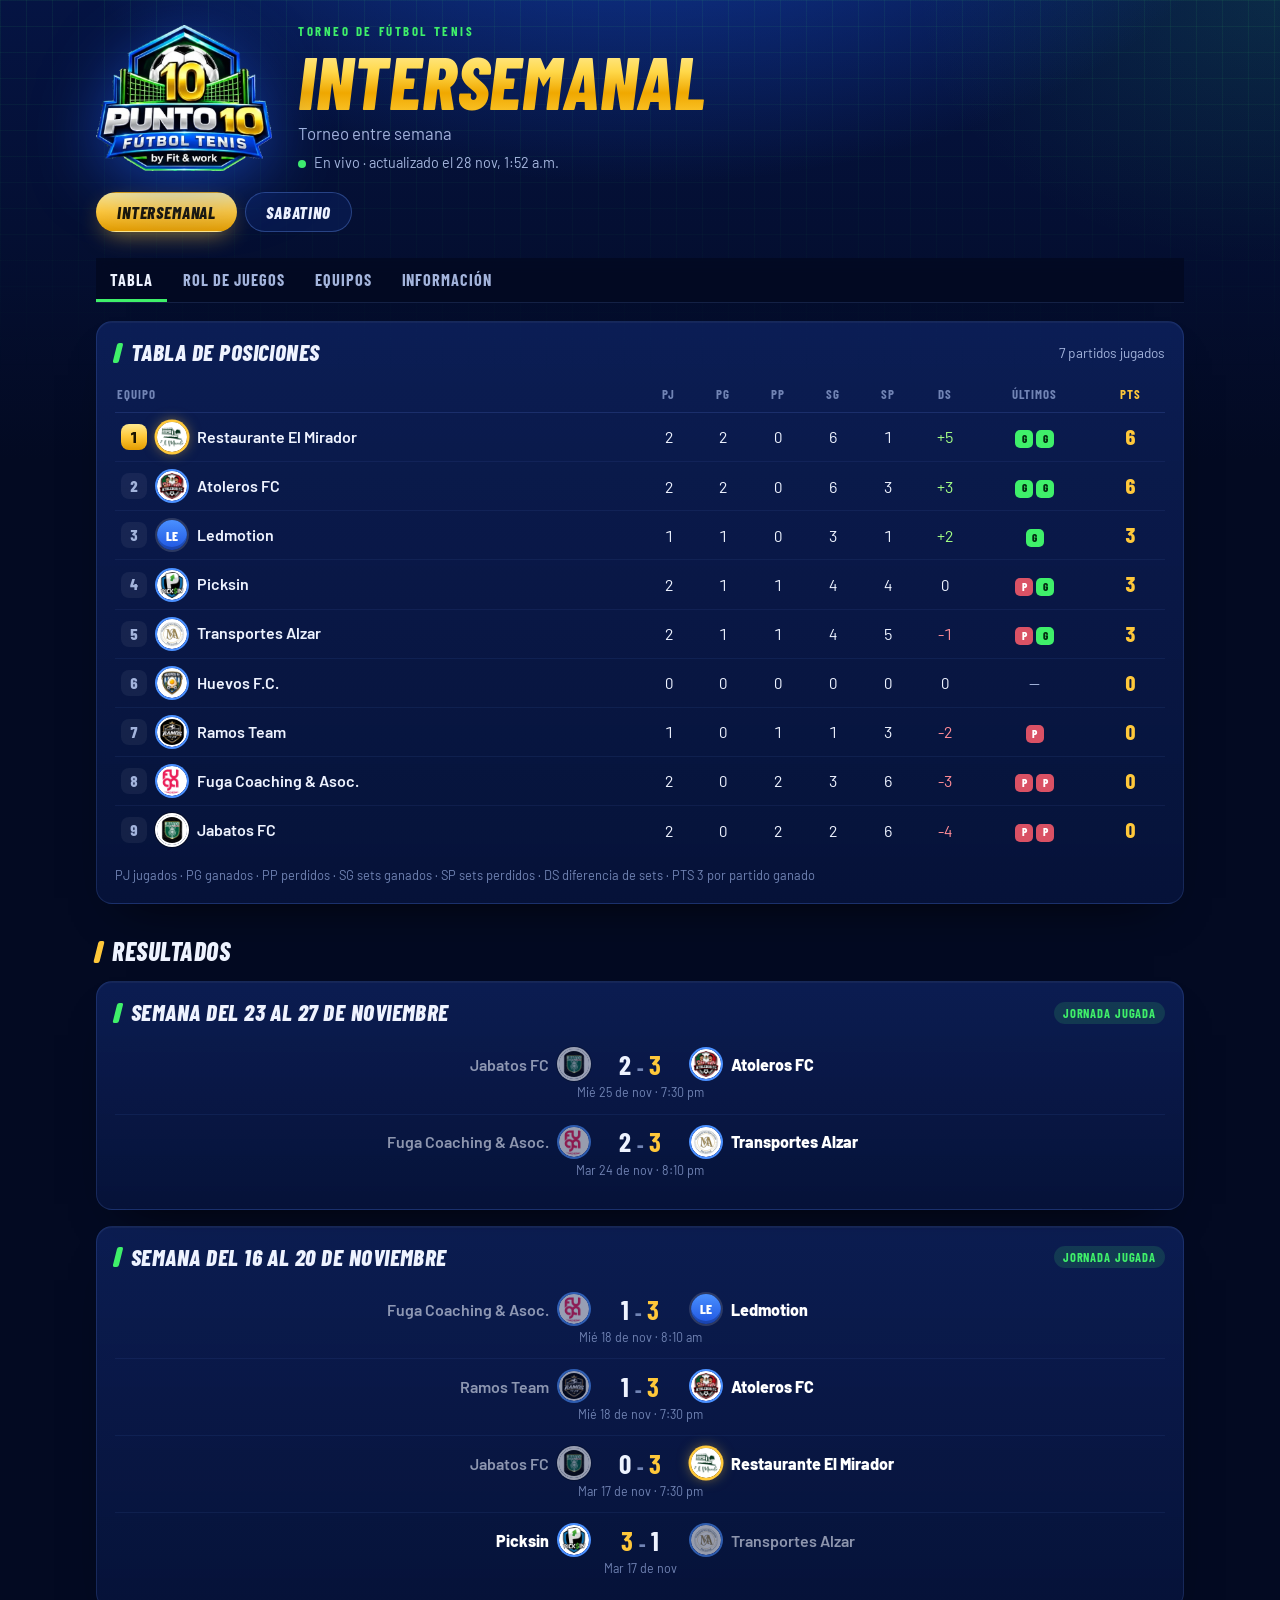
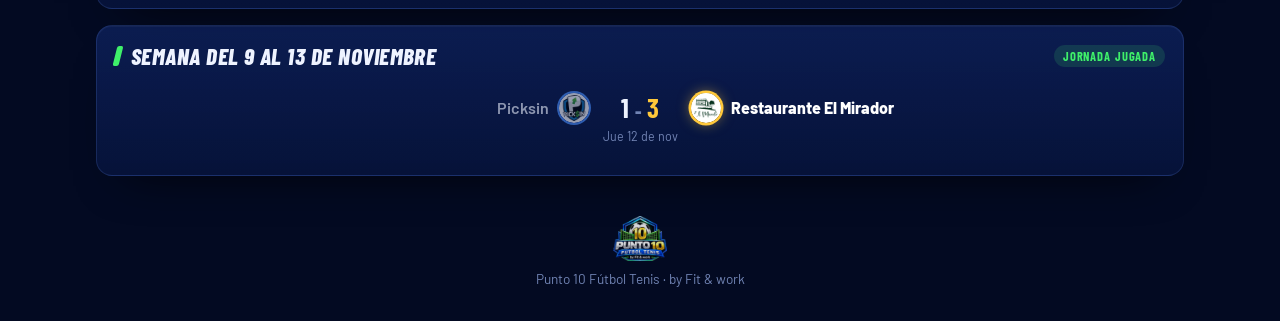
<file: index.html>
<!doctype html>
<html lang="es">
<head>
  <meta charset="utf-8">
  <meta name="viewport" content="width=device-width, initial-scale=1, viewport-fit=cover">
  <title>Punto 10 Fútbol Tenis · Torneos</title>
  <meta name="description" content="Tabla de posiciones, rol de juegos y resultados de los torneos de Punto 10 Fútbol Tenis.">
  <meta name="theme-color" content="#030a22">
  <meta property="og:type" content="website">
  <meta property="og:title" content="Punto 10 Fútbol Tenis · Torneos">
  <meta property="og:description" content="Tabla de posiciones, rol de juegos y resultados en vivo.">
  <meta property="og:image" content="assets/og.jpg">
  <link rel="manifest" href="manifest.webmanifest">
  <meta name="mobile-web-app-capable" content="yes">
  <meta name="apple-mobile-web-app-capable" content="yes">
  <meta name="apple-mobile-web-app-title" content="Punto 10">
  <meta name="apple-mobile-web-app-status-bar-style" content="black-translucent">
  <link rel="icon" type="image/png" href="assets/favicon.png">
  <link rel="apple-touch-icon" href="assets/apple-touch-icon.png">
  <link rel="preconnect" href="https://fonts.googleapis.com">
  <link rel="preconnect" href="https://fonts.gstatic.com" crossorigin>
  <link href="https://fonts.googleapis.com/css2?family=Barlow+Condensed:ital,wght@0,600;0,700;0,800;1,700;1,800&family=Barlow:wght@400;500;600;700&display=swap" rel="stylesheet">
  <link rel="stylesheet" href="assets/styles.css?v=4">
</head>
<body class="publico">
  <header class="hero">
    <div class="wrap">
      <div class="hero-inner">
        <img class="hero-logo" src="assets/logo.webp" width="532" height="443" alt="Punto 10 Fútbol Tenis by Fit & work">
        <div class="hero-text">
          <p class="eyebrow">Torneo de fútbol tenis</p>
          <h1 class="display" id="titulo"><span class="gold-text">Torneos</span></h1>
          <p class="desc" id="desc"></p>
          <div class="hero-acc">
            <p class="live"><span class="dot" id="dot"></span><span id="actualizado">Cargando…</span></p>
            <button type="button" class="btn sm instalar" id="instalar" data-act="instalar" hidden>
              <svg width="16" height="16" viewBox="0 0 24 24" fill="none" stroke="currentColor" stroke-width="2.2" stroke-linecap="round" stroke-linejoin="round" aria-hidden="true"><path d="M12 4v12M6 10l6 6 6-6M4 20h16"/></svg>
              Instalar app
            </button>
          </div>
        </div>
      </div>
      <nav class="seg" id="torneos" aria-label="Torneos"></nav>
    </div>
  </header>

  <main class="wrap">
    <div id="aviso"></div>
    <nav class="tabs" id="vistas" role="tablist" aria-label="Secciones"></nav>
    <div id="contenido" aria-live="polite"></div>
  </main>

  <footer class="pie">
    <img src="assets/logo-256.png" alt="" width="256" height="213">
    Punto 10 Fútbol Tenis · by Fit &amp; work
  </footer>

  <script src="config.js?v=4"></script>
  <script src="assets/common.js?v=4"></script>
  <script src="assets/public.js?v=4"></script>
</body>
</html>
</file>
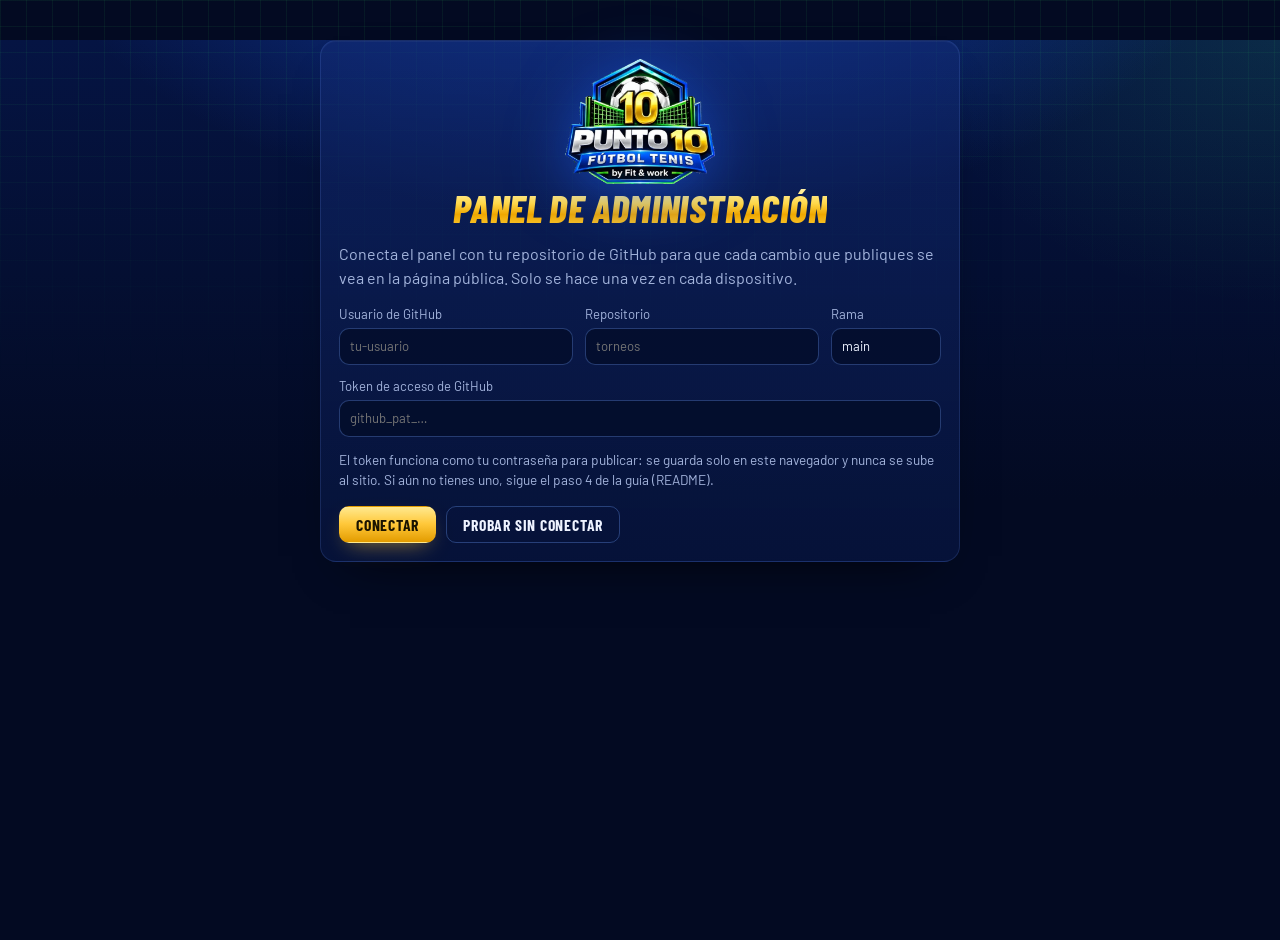
<file: admin.html>
<!doctype html>
<html lang="es">
<head>
  <meta charset="utf-8">
  <meta name="viewport" content="width=device-width, initial-scale=1">
  <meta name="robots" content="noindex, nofollow">
  <title>Administración · Punto 10 Fútbol Tenis</title>
  <meta name="theme-color" content="#030a22">
  <link rel="icon" type="image/png" href="assets/favicon.png">
  <link rel="apple-touch-icon" href="assets/apple-touch-icon.png">
  <link rel="preconnect" href="https://fonts.googleapis.com">
  <link rel="preconnect" href="https://fonts.gstatic.com" crossorigin>
  <link href="https://fonts.googleapis.com/css2?family=Barlow+Condensed:ital,wght@0,600;0,700;0,800;1,700;1,800&family=Barlow:wght@400;500;600;700&display=swap" rel="stylesheet">
  <link rel="stylesheet" href="assets/styles.css?v=4">
</head>
<body class="admin">
  <div id="app"><div class="cargando">Cargando panel…</div></div>
  <input type="file" id="archivo-importar" accept=".json,application/json" hidden>

  <script src="config.js?v=4"></script>
  <script src="assets/common.js?v=4"></script>
  <script src="assets/admin.js?v=4"></script>
</body>
</html>
</file>
<file: assets/styles.css>
/* =====================================================================
   Punto 10 Fútbol Tenis — estilos (colores tomados del logo)
   ===================================================================== */
:root {
  --bg: #030a22;
  --bg-2: #061445;
  --panel: #0a1b4c;
  --panel-solid: #0b1e55;
  --line: rgba(110, 155, 255, .16);
  --line-2: rgba(110, 160, 255, .32);
  --blue: #1f63ff;
  --blue-2: #4a90ff;
  --blue-deep: #00246a;
  --green: #3ff06a;
  --green-2: #a4ff86;
  --gold: #ffc83a;
  --gold-2: #ffe58a;
  --gold-deep: #c98d00;
  --text: #eef3ff;
  --muted: #a3b4dc;
  --dim: #7184b4;
  --red: #ff5d6c;
  --radius: 16px;
  --display: "Barlow Condensed", "Arial Narrow", system-ui, sans-serif;
  --body: "Barlow", system-ui, -apple-system, "Segoe UI", Roboto, sans-serif;
  --gold-grad: linear-gradient(180deg, #ffe98f 0%, #ffc83a 48%, #e39c00 100%);
  color-scheme: dark;
}

* { box-sizing: border-box; }
html { background: var(--bg); -webkit-text-size-adjust: 100%; }
body {
  margin: 0;
  min-height: 100vh;
  color: var(--text);
  font-family: var(--body);
  font-size: 16px;
  line-height: 1.45;
  background:
    radial-gradient(900px 520px at 50% -180px, rgba(31, 99, 255, .55), transparent 70%),
    radial-gradient(520px 380px at 100% 0, rgba(63, 240, 106, .10), transparent 70%),
    linear-gradient(180deg, #051443 0, var(--bg) 460px);
  background-repeat: no-repeat;
  background-color: var(--bg);
}
/* red de la cancha */
body::before {
  content: "";
  position: fixed;
  inset: 0;
  pointer-events: none;
  z-index: 0;
  background-image:
    linear-gradient(rgba(63, 240, 106, .07) 1px, transparent 1px),
    linear-gradient(90deg, rgba(63, 240, 106, .07) 1px, transparent 1px);
  background-size: 26px 26px;
  -webkit-mask-image: linear-gradient(180deg, #000 0, transparent 380px);
  mask-image: linear-gradient(180deg, #000 0, transparent 380px);
}
body > * { position: relative; z-index: 1; }

a { color: var(--blue-2); }
img { max-width: 100%; height: auto; }
code { background: rgba(255, 255, 255, .07); padding: 1px 6px; border-radius: 6px; font-size: .9em; }
.wrap { width: 100%; max-width: 1120px; margin: 0 auto; padding: 0 16px; }
.muted { color: var(--muted); }
.small { font-size: .85rem; }
.display {
  font-family: var(--display);
  font-weight: 800;
  font-style: italic;
  text-transform: uppercase;
  letter-spacing: .01em;
  line-height: .95;
}
.gold-text {
  background: linear-gradient(180deg, #fff7c2 0%, #ffd84a 40%, #f0a800 64%, #ffd23f 100%);
  -webkit-background-clip: text;
  background-clip: text;
  color: transparent;
}
.eyebrow {
  font-family: var(--display);
  font-weight: 700;
  text-transform: uppercase;
  letter-spacing: .2em;
  font-size: .8rem;
  color: var(--green);
  margin: 0;
}
.sr-only { position: absolute; width: 1px; height: 1px; overflow: hidden; clip: rect(0 0 0 0); white-space: nowrap; }

/* ---------- encabezado público ---------- */
.hero { padding: 22px 0 4px; }
.hero-inner { display: flex; align-items: center; gap: 26px; }
.hero-logo { width: 176px; height: auto; flex: none; filter: drop-shadow(0 12px 32px rgba(31, 99, 255, .5)); }
.hero-text { min-width: 0; }
.hero-text h1 { font-size: clamp(2.7rem, 8vw, 4.6rem); margin: .08em 0 .06em; padding-right: .1em; }
.hero-text .desc { margin: 0; color: var(--muted); font-size: 1.05rem; }
.live { display: flex; align-items: center; gap: 8px; color: var(--muted); font-size: .9rem; margin: .5rem 0 0; }
.dot { width: 8px; height: 8px; border-radius: 50%; background: var(--green); flex: none; animation: pulso 2s infinite; }
.dot.off { background: var(--dim); animation: none; }
.dot.prev { background: var(--gold); }
@keyframes pulso {
  0% { box-shadow: 0 0 0 0 rgba(63, 240, 106, .6); }
  70% { box-shadow: 0 0 0 8px rgba(63, 240, 106, 0); }
  100% { box-shadow: 0 0 0 0 rgba(63, 240, 106, 0); }
}

/* selector de torneo */
.seg { display: flex; gap: 8px; flex-wrap: wrap; margin-top: 18px; }
.seg button {
  appearance: none;
  cursor: pointer;
  font-family: var(--display);
  font-weight: 800;
  font-style: italic;
  text-transform: uppercase;
  letter-spacing: .05em;
  font-size: 1.05rem;
  padding: 9px 20px;
  border-radius: 999px;
  border: 1px solid var(--line-2);
  background: rgba(10, 30, 90, .6);
  color: var(--text);
  transition: transform .15s, background .15s;
}
.seg button:hover { border-color: var(--blue-2); }
.seg button[aria-pressed="true"] {
  background: var(--gold-grad);
  color: #1a1300;
  border-color: transparent;
  box-shadow: 0 8px 24px -8px rgba(255, 200, 58, .65);
}
.seg button.add { font-style: normal; border-style: dashed; color: var(--green); background: transparent; }

@media (max-width: 640px) {
  .hero-inner { flex-direction: column; text-align: center; gap: 4px; }
  .hero-logo { width: 150px; }
  .live { justify-content: center; }
  .publico .seg { justify-content: center; }
}

/* pestañas */
.tabs {
  display: flex;
  gap: 2px;
  margin: 22px 0 18px;
  border-bottom: 1px solid var(--line);
  overflow-x: auto;
  scrollbar-width: none;
  position: sticky;
  top: 0;
  z-index: 5;
  background: rgba(3, 10, 34, .88);
  -webkit-backdrop-filter: blur(10px);
  backdrop-filter: blur(10px);
}
.tabs::-webkit-scrollbar { display: none; }
.tabs button {
  appearance: none;
  background: none;
  border: 0;
  border-bottom: 3px solid transparent;
  color: var(--muted);
  cursor: pointer;
  font-family: var(--display);
  font-weight: 700;
  text-transform: uppercase;
  letter-spacing: .06em;
  font-size: 1.02rem;
  padding: 12px 14px 10px;
  white-space: nowrap;
}
.tabs button:hover { color: var(--text); }
.tabs button[aria-selected="true"] { color: var(--text); border-bottom-color: var(--green); }
@media (max-width: 420px) {
  .tabs button { padding: 12px 9px 10px; font-size: .94rem; letter-spacing: .03em; }
}

/* ---------- tarjetas ---------- */
.card {
  background: linear-gradient(180deg, rgba(18, 44, 120, .55), rgba(8, 22, 66, .72));
  border: 1px solid var(--line);
  border-radius: var(--radius);
  padding: 18px;
  box-shadow: 0 24px 48px -30px rgba(0, 0, 0, .85), inset 0 1px 0 rgba(255, 255, 255, .04);
  min-width: 0;
}
.card + .card { margin-top: 16px; }
.card-h { display: flex; align-items: center; justify-content: space-between; gap: 10px; flex-wrap: wrap; margin-bottom: 12px; }
.card-h h2 {
  font-family: var(--display);
  font-weight: 800;
  font-style: italic;
  text-transform: uppercase;
  font-size: 1.45rem;
  letter-spacing: .02em;
  margin: 0;
  line-height: 1.1;
}
.card-h h2::before {
  content: "";
  display: inline-block;
  width: 6px;
  height: .85em;
  margin-right: 10px;
  background: var(--green);
  border-radius: 2px;
  transform: skewX(-14deg);
  vertical-align: -.06em;
}
.grid-2 { display: grid; grid-template-columns: 1fr 1fr; gap: 16px; margin-top: 16px; }
.grid-2 > .card + .card { margin-top: 0; }
@media (max-width: 860px) { .grid-2 { grid-template-columns: 1fr; } }

.aviso {
  display: flex;
  gap: 12px;
  align-items: flex-start;
  padding: 14px 16px;
  margin-top: 18px;
  border-radius: var(--radius);
  background: linear-gradient(90deg, rgba(255, 200, 58, .18), rgba(255, 200, 58, .04));
  border: 1px solid rgba(255, 200, 58, .4);
  white-space: pre-line;
}
.aviso svg { flex: none; color: var(--gold); margin-top: 2px; }
.aviso.prev { background: linear-gradient(90deg, rgba(74, 144, 255, .2), rgba(74, 144, 255, .04)); border-color: rgba(74, 144, 255, .45); }
.aviso.prev svg { color: var(--blue-2); }

.vacio { text-align: center; padding: 34px 16px; color: var(--muted); }
.vacio svg { color: var(--dim); margin-bottom: 8px; }
.vacio p { margin: 0; }

/* ---------- escudos y chips ---------- */
.badge {
  position: relative;
  display: inline-grid;
  place-items: center;
  width: 30px;
  height: 30px;
  border-radius: 50%;
  flex: none;
  overflow: hidden;
  font-family: var(--display);
  font-weight: 800;
  font-size: .85rem;
  letter-spacing: .02em;
  box-shadow: inset 0 -3px 0 rgba(0, 0, 0, .22), 0 0 0 2px rgba(255, 255, 255, .14);
}
.badge.azul { background: linear-gradient(180deg, #4a90ff 0%, #1f55e0 100%); color: #fff; }
.badge.oro {
  background: var(--gold-grad);
  color: #1a1300;
  box-shadow: inset 0 -3px 0 rgba(0, 0, 0, .18), 0 0 0 2px rgba(255, 220, 120, .55), 0 0 14px rgba(255, 200, 58, .5);
}
.badge.blanco { background: linear-gradient(180deg, #ffffff 0%, #d6deec 100%); color: #0a1b4c; }
.badge.lg { width: 50px; height: 50px; font-size: 1.25rem; }
.badge.xl { width: 72px; height: 72px; font-size: 1.6rem; }
/* con logo: el logo llena el círculo y el aro conserva el color del lugar */
.badge > img { position: absolute; inset: 0; width: 100%; height: 100%; object-fit: contain; background: #fff; padding: 2px; border-radius: 50%; }
.badge.con-logo.azul { box-shadow: 0 0 0 2px var(--blue-2); }
.badge.con-logo.oro { box-shadow: 0 0 0 2.5px var(--gold), 0 0 14px rgba(255, 200, 58, .6); }
.badge.con-logo.blanco { box-shadow: 0 0 0 2px #fff, 0 0 0 3px rgba(0, 0, 0, .35); }
.chip {
  display: inline-flex;
  align-items: center;
  gap: 4px;
  padding: 2px 9px;
  border-radius: 999px;
  font-family: var(--display);
  font-weight: 700;
  font-size: .78rem;
  letter-spacing: .07em;
  text-transform: uppercase;
  white-space: nowrap;
  background: rgba(110, 155, 255, .14);
  color: var(--blue-2);
}
.chip.ok { background: rgba(63, 240, 106, .14); color: var(--green); }
.chip.next { background: rgba(255, 200, 58, .16); color: var(--gold); }
.chip.warn { background: rgba(255, 93, 108, .15); color: #ff8d98; }

/* ---------- tabla de posiciones ---------- */
.tabla-wrap { overflow-x: auto; -webkit-overflow-scrolling: touch; overscroll-behavior-x: contain; }
table.tabla { width: 100%; border-collapse: separate; border-spacing: 0; font-variant-numeric: tabular-nums; }
.tabla th {
  font-family: var(--display);
  font-weight: 700;
  text-transform: uppercase;
  letter-spacing: .08em;
  font-size: .8rem;
  color: var(--dim);
  padding: 8px 6px;
  text-align: center;
  border-bottom: 1px solid var(--line);
  white-space: nowrap;
}
.tabla td { padding: 9px 6px; text-align: center; border-bottom: 1px solid rgba(110, 155, 255, .08); white-space: nowrap; }
.tabla tbody tr:last-child td { border-bottom: 0; }
.tabla .c-eq { text-align: left; white-space: normal; min-width: 210px; }
.tabla th.c-eq { padding-left: 2px; }
.eq-cell { display: flex; align-items: center; gap: 10px; min-width: 0; }
.eq-cell .nom { font-weight: 600; line-height: 1.15; overflow-wrap: break-word; min-width: 0; }
.pos {
  display: inline-grid;
  place-items: center;
  width: 26px;
  height: 26px;
  flex: none;
  border-radius: 8px;
  background: rgba(255, 255, 255, .06);
  color: var(--muted);
  font-family: var(--display);
  font-weight: 800;
  font-size: .95rem;
}
tr.clasifica .pos { box-shadow: inset 0 0 0 2px var(--green); color: var(--text); }
tr.top1 .pos { background: var(--gold-grad); color: #1a1300; box-shadow: none; }
.c-pts { font-family: var(--display); font-weight: 800; font-size: 1.3rem; color: var(--gold); }
.tabla th.c-pts { font-size: .8rem; color: var(--gold); }
.tabla td.neg { color: #ff8d98; }
.tabla td.posit { color: var(--green-2); }
.racha { display: inline-flex; gap: 3px; vertical-align: middle; }
.racha i {
  width: 18px;
  height: 18px;
  border-radius: 5px;
  display: grid;
  place-items: center;
  font-style: normal;
  font-family: var(--display);
  font-weight: 800;
  font-size: .7rem;
}
.racha .G { background: var(--green); color: #032b10; }
.racha .P { background: rgba(255, 93, 108, .85); color: #fff; }
.leyenda { color: var(--dim); font-size: .8rem; margin: 12px 0 0; }
.leyenda .marca-cl { display: inline-block; width: 10px; height: 10px; border-radius: 3px; box-shadow: inset 0 0 0 2px var(--green); vertical-align: -1px; }
.notas-aj { margin: 10px 0 0; padding: 0; list-style: none; color: var(--muted); font-size: .85rem; }
.notas-aj li::before { content: "* "; color: var(--gold); }
.desliza { display: none; color: var(--dim); font-size: .78rem; margin: 0 0 8px; }

/* En celular: el equipo queda fijo a la izquierda y los puntos fijos a la derecha;
   las métricas de en medio se recorren de lado. */
@media (max-width: 860px) {
  .tabla-card { background: #0a1a4b; }
  .tabla .sticky { position: sticky; left: 0; z-index: 2; background: #0a1a4b; }
  .tabla .sticky-r { position: sticky; right: 0; z-index: 2; background: #0a1a4b; box-shadow: -12px 0 10px -10px rgba(0, 0, 0, .9); }
  .tabla .sticky { box-shadow: 12px 0 10px -10px rgba(0, 0, 0, .9); }
  .tabla .c-eq { min-width: 172px; max-width: 200px; }
  .desliza { display: block; }
}
@media (max-width: 420px) {
  .tabla-card { padding: 14px 12px; }
  .tabla th, .tabla td { padding: 8px 5px; }
  .tabla .c-eq { min-width: 168px; max-width: 176px; }
  .eq-cell { gap: 6px; }
  .eq-cell .nom { font-size: .92rem; }
  .eq-cell .pos { width: 22px; height: 22px; font-size: .82rem; border-radius: 6px; }
  .eq-cell .badge { width: 26px; height: 26px; font-size: .72rem; }
  .c-pts { font-size: 1.2rem; }
}
.tabla.editable .sticky { position: sticky; left: 0; z-index: 2; background: #0b1d52; }

/* ---------- partidos ---------- */
.partido {
  display: grid;
  grid-template-columns: minmax(0, 1fr) auto minmax(0, 1fr);
  align-items: center;
  gap: 4px 12px;
  padding: 12px 2px;
  border-bottom: 1px solid rgba(110, 155, 255, .08);
}
.partido:last-child { border-bottom: 0; }
.p-eq { display: flex; align-items: center; gap: 10px; min-width: 0; font-weight: 600; }
.p-eq .nom { line-height: 1.2; overflow-wrap: break-word; min-width: 0; }
.p-eq.l { justify-content: flex-end; text-align: right; }
.p-eq.gana .nom { font-weight: 800; color: #fff; }
.p-eq.pierde { opacity: .58; }
.marcador { text-align: center; min-width: 78px; }
.marcador .sc { display: flex; gap: 6px; justify-content: center; align-items: baseline; font-family: var(--display); font-weight: 800; font-size: 1.7rem; line-height: 1; }
.marcador .sc span { color: var(--dim); font-size: 1.2rem; }
.marcador .sc b.win { color: var(--gold); }
.marcador .sets { font-size: .74rem; color: var(--muted); margin-top: 3px; white-space: nowrap; }
.marcador .vs { font-family: var(--display); font-weight: 800; font-style: italic; font-size: 1.15rem; color: var(--blue-2); line-height: 1; }
.marcador .hora { font-size: .8rem; color: var(--muted); margin-top: 3px; white-space: nowrap; }
.p-meta { grid-column: 1 / -1; text-align: center; font-size: .78rem; color: var(--dim); }
.p-meta:empty { display: none; }
@media (max-width: 420px) {
  .partido { gap: 4px 8px; }
  .p-eq { gap: 7px; font-size: .92rem; }
  .p-eq .badge { width: 26px; height: 26px; font-size: .75rem; }
  .marcador { min-width: 64px; }
}

.titulo-sec {
  font-family: var(--display);
  font-weight: 800;
  font-style: italic;
  text-transform: uppercase;
  font-size: 1.6rem;
  letter-spacing: .02em;
  margin: 28px 0 12px;
}
.titulo-sec::before {
  content: "";
  display: inline-block;
  width: 6px;
  height: .85em;
  margin-right: 10px;
  background: var(--gold);
  border-radius: 2px;
  transform: skewX(-14deg);
  vertical-align: -.06em;
}
.jornada.es-proxima { border-color: rgba(255, 200, 58, .45); box-shadow: 0 0 0 1px rgba(255, 200, 58, .15), 0 24px 48px -30px rgba(0, 0, 0, .85); }
.j-fecha { color: var(--muted); font-size: .9rem; }
.j-info { display: flex; align-items: center; gap: 8px; flex-wrap: wrap; }
.descansa { margin: 10px 0 0; font-size: .85rem; color: var(--muted); text-align: center; }
.filtros { display: flex; gap: 10px; align-items: center; flex-wrap: wrap; margin-bottom: 16px; }
.filtros label { color: var(--muted); font-size: .9rem; }

/* ---------- equipos ---------- */
.equipos { display: grid; grid-template-columns: repeat(auto-fill, minmax(250px, 1fr)); gap: 14px; }
.equipos .card + .card { margin-top: 0; }
.eq-card { display: flex; flex-direction: column; gap: 12px; }
.eq-top { display: flex; align-items: center; gap: 12px; }
.eq-top h3 { margin: 0; font-family: var(--display); font-weight: 800; font-size: 1.35rem; line-height: 1.05; text-transform: uppercase; font-style: italic; }
.eq-top .muted { font-size: .85rem; }
.eq-stats { display: grid; grid-template-columns: repeat(4, 1fr); gap: 6px; text-align: center; }
.eq-stats div { background: rgba(3, 12, 40, .45); border-radius: 10px; padding: 6px 2px; }
.eq-stats b { display: block; font-family: var(--display); font-size: 1.3rem; line-height: 1; }
.eq-stats span { font-size: .72rem; color: var(--dim); text-transform: uppercase; letter-spacing: .06em; }
.eq-stats .pts b { color: var(--gold); }
.eq-card.con-foto { padding-top: 0; overflow: hidden; }
.eq-foto { margin: 0 -18px; aspect-ratio: 16 / 9; background: #06123a; overflow: hidden; }
.eq-foto img { width: 100%; height: 100%; object-fit: cover; display: block; }
.plantel { display: grid; grid-template-columns: repeat(auto-fill, minmax(76px, 1fr)); gap: 12px 8px; margin: 0; padding: 0; list-style: none; }
.plantel li { display: flex; flex-direction: column; align-items: center; gap: 6px; text-align: center; min-width: 0; }
.jug-foto {
  position: relative;
  display: grid;
  place-items: center;
  width: 58px;
  height: 58px;
  border-radius: 50%;
  overflow: hidden;
  flex: none;
  background: linear-gradient(180deg, #1c3a8f, #0d2463);
  color: var(--muted);
  font-family: var(--display);
  font-weight: 800;
  font-size: 1.1rem;
  box-shadow: 0 0 0 2px rgba(110, 160, 255, .35);
}
.jug-foto img { position: absolute; inset: 0; width: 100%; height: 100%; object-fit: cover; }
.jug-nom { font-size: .82rem; line-height: 1.15; overflow-wrap: anywhere; }

/* campeón de un torneo terminado */
.campeon {
  display: flex;
  align-items: center;
  gap: 16px;
  margin-bottom: 16px;
  border-color: rgba(255, 200, 58, .5);
  background: linear-gradient(110deg, rgba(255, 200, 58, .2), rgba(18, 44, 120, .55) 55%);
}
.campeon .trofeo { color: var(--gold); flex: none; }
.campeon-txt { flex: 1; min-width: 0; }
.campeon h2 { margin: 2px 0 4px; font-size: clamp(1.6rem, 6vw, 2.4rem); }
.campeon .eyebrow { color: var(--gold); }
.campeon p { margin: 0; }
.seg-sep { align-self: center; color: var(--dim); font-family: var(--display); font-weight: 700; text-transform: uppercase; letter-spacing: .12em; font-size: .78rem; margin: 0 2px 0 8px; }

/* app instalable */
.hero-acc { display: flex; align-items: center; gap: 12px; flex-wrap: wrap; margin-top: .5rem; }
.hero-acc .live { margin: 0; }
.btn.instalar { background: linear-gradient(180deg, #8dffa6, #2fd45a); color: #032b10; border-color: transparent; }
.btn.instalar[hidden] { display: none; }
@media (max-width: 640px) { .hero-acc { justify-content: center; } }
ol.pasos { margin: 0 0 12px; padding-left: 20px; color: var(--text); display: grid; gap: 8px; }
ol.pasos svg { vertical-align: -3px; color: var(--blue-2); }

.pie { color: var(--dim); font-size: .85rem; text-align: center; padding: 40px 16px 32px; }
.pie img { width: 54px; opacity: .85; display: block; margin: 0 auto 8px; }

/* ---------- controles ---------- */
input, select, textarea {
  font: inherit;
  color: var(--text);
  background: rgba(3, 12, 40, .72);
  border: 1px solid var(--line-2);
  border-radius: 10px;
  padding: 8px 10px;
  min-width: 0;
  max-width: 100%;
}
select { padding-right: 6px; }
textarea { width: 100%; resize: vertical; }
input:focus, select:focus, textarea:focus { outline: 2px solid var(--blue-2); outline-offset: 1px; border-color: transparent; }
input[type="number"] { width: 66px; text-align: center; -moz-appearance: textfield; }
input[type="number"]::-webkit-inner-spin-button { opacity: .4; }
input[type="color"] { padding: 3px; width: 44px; height: 40px; cursor: pointer; }
input[type="checkbox"] { width: 18px; height: 18px; accent-color: var(--green); padding: 0; }
label.f { display: flex; flex-direction: column; gap: 4px; font-size: .82rem; color: var(--muted); min-width: 0; }
label.check { display: inline-flex; align-items: center; gap: 8px; cursor: pointer; color: var(--muted); font-size: .92rem; }

.btn {
  appearance: none;
  display: inline-flex;
  align-items: center;
  justify-content: center;
  gap: 7px;
  cursor: pointer;
  text-decoration: none;
  white-space: nowrap;
  font-family: var(--display);
  font-weight: 700;
  text-transform: uppercase;
  letter-spacing: .05em;
  font-size: .98rem;
  line-height: 1.1;
  padding: 9px 16px;
  border-radius: 10px;
  border: 1px solid var(--line-2);
  background: rgba(31, 99, 255, .16);
  color: var(--text);
  transition: background .15s, border-color .15s, transform .1s;
}
.btn:hover { border-color: var(--blue-2); background: rgba(31, 99, 255, .28); }
.btn:active { transform: translateY(1px); }
.btn:disabled { opacity: .45; cursor: default; transform: none; }
.btn.primary { background: var(--gold-grad); color: #1a1300; border-color: transparent; box-shadow: 0 8px 22px -10px rgba(255, 200, 58, .7); }
.btn.primary:hover { filter: brightness(1.06); }
.btn.green { background: linear-gradient(180deg, #8dffa6, #2fd45a); color: #032b10; border-color: transparent; }
.btn.danger { border-color: rgba(255, 93, 108, .45); color: #ffb3bb; background: rgba(255, 93, 108, .08); }
.btn.danger:hover { background: rgba(255, 93, 108, .2); border-color: var(--red); }
.btn.ghost { background: transparent; }
.btn.sm { padding: 6px 11px; font-size: .86rem; }
.btn.icon { padding: 7px; }
.btn svg { flex: none; }

/* ---------- diálogos y avisos ---------- */
dialog {
  border: 1px solid var(--line-2);
  border-radius: 18px;
  background: #0a1b4c;
  color: var(--text);
  padding: 0;
  width: min(540px, calc(100vw - 32px));
  max-height: calc(100vh - 40px);
  box-shadow: 0 30px 80px rgba(0, 0, 0, .65);
}
dialog::backdrop { background: rgba(1, 5, 20, .72); -webkit-backdrop-filter: blur(3px); backdrop-filter: blur(3px); }
.dlg-b { padding: 20px 20px 8px; }
.dlg-b h3 { margin: 0 0 8px; font-family: var(--display); font-weight: 800; font-style: italic; text-transform: uppercase; font-size: 1.5rem; }
.dlg-b p { margin: 0 0 12px; color: var(--muted); }
.dlg-b .campos { display: grid; grid-template-columns: 1fr 1fr; gap: 12px; margin: 12px 0; }
.dlg-b .campos .full { grid-column: 1 / -1; }
.dlg-f { display: flex; justify-content: flex-end; gap: 8px; flex-wrap: wrap; padding: 14px 20px 18px; }
.dias { display: flex; gap: 6px; flex-wrap: wrap; }
.dias label { display: inline-flex; }
.dias input { position: absolute; opacity: 0; pointer-events: none; }
.dias span {
  display: inline-grid; place-items: center; width: 40px; height: 36px; border-radius: 9px; cursor: pointer;
  border: 1px solid var(--line-2); font-family: var(--display); font-weight: 700; color: var(--muted);
}
.dias input:checked + span { background: var(--green); color: #032b10; border-color: transparent; }
.dias input:focus-visible + span { outline: 2px solid var(--blue-2); }

.toast {
  position: fixed;
  left: 50%;
  bottom: 20px;
  z-index: 60;
  transform: translate(-50%, 20px);
  opacity: 0;
  pointer-events: none;
  transition: opacity .25s, transform .25s;
  background: #0f2766;
  border: 1px solid var(--line-2);
  border-left: 4px solid var(--green);
  padding: 12px 18px;
  border-radius: 12px;
  max-width: calc(100vw - 32px);
  width: max-content;
  box-shadow: 0 18px 40px rgba(0, 0, 0, .5);
}
.toast.show { opacity: 1; transform: translate(-50%, 0); }
.toast.err { border-left-color: var(--red); }

/* =====================================================================
   Panel de administración
   ===================================================================== */
.barra {
  position: sticky;
  top: 0;
  z-index: 20;
  background: rgba(3, 10, 34, .9);
  -webkit-backdrop-filter: blur(12px);
  backdrop-filter: blur(12px);
  border-bottom: 1px solid var(--line);
}
.barra-in { display: flex; align-items: center; gap: 12px; padding-top: 8px; padding-bottom: 8px; }
.marca { display: flex; align-items: center; gap: 10px; text-decoration: none; color: var(--text); min-width: 0; margin-right: auto; }
.marca img { width: 52px; height: auto; flex: none; }
.marca b { display: block; font-family: var(--display); font-weight: 800; font-style: italic; text-transform: uppercase; font-size: 1.2rem; line-height: 1; }
.marca small { display: block; color: var(--muted); font-size: .78rem; }
.barra-acc { display: flex; align-items: center; gap: 8px; flex-wrap: wrap; justify-content: flex-end; }
.estado-pub { display: inline-flex; align-items: center; gap: 6px; font-size: .82rem; color: var(--muted); white-space: nowrap; }
.estado-pub .dot { animation: none; }
.estado-pub.pend .dot { background: var(--gold); }
@media (max-width: 640px) {
  .barra-in { flex-wrap: wrap; }
  .marca small { display: none; }
  .marca img { width: 42px; }
  .estado-pub span.txt { display: none; }
}

.admin-main { padding-top: 6px; padding-bottom: 60px; }
.admin .seg { margin-top: 14px; }
.admin .tabs { top: 61px; }
@media (max-width: 640px) { .admin .tabs { position: static; } }

.toolbar { display: flex; gap: 8px; flex-wrap: wrap; align-items: center; margin-bottom: 14px; }
.toolbar .sep { flex: 1; }
.ayuda { color: var(--muted); font-size: .9rem; margin: 0 0 14px; }
.ayuda b { color: var(--text); }

.form-eq { display: grid; grid-template-columns: minmax(0, 1.2fr) minmax(0, 1.6fr) auto; gap: 10px; align-items: end; }
.form-eq input { width: 100%; }
@media (max-width: 760px) { .form-eq { grid-template-columns: 1fr; } }
details.mas { margin-top: 14px; }
details.mas summary { cursor: pointer; color: var(--blue-2); font-weight: 600; }
details.mas form { display: grid; gap: 10px; margin-top: 10px; justify-items: start; }

.eq-row {
  display: grid;
  grid-template-columns: auto minmax(0, 1fr) minmax(0, 1.5fr) auto auto;
  gap: 10px;
  align-items: center;
  padding: 10px 0;
  border-bottom: 1px solid rgba(110, 155, 255, .08);
}
.eq-row:last-child { border-bottom: 0; }
.eq-row input[type="text"] { width: 100%; }
@media (max-width: 760px) {
  .eq-row { grid-template-columns: auto minmax(0, 1fr) auto; }
  .eq-row .jug { grid-column: 1 / -1; }
  .eq-row .cuenta { grid-column: 1 / 3; }
}

/* programar jornada y partidos en edición */
.prog { display: grid; gap: 12px; }
.prog .dia input { width: 210px; max-width: 100%; }
.prog-filas { display: grid; gap: 8px; }
.prog-fila { display: grid; grid-template-columns: auto minmax(0, 1fr) auto minmax(0, 1fr) 120px auto; gap: 8px; align-items: center; }
.prog-fila input[type="time"] { width: 100%; }
@media (max-width: 600px) {
  .prog-fila { grid-template-columns: auto minmax(0, 1fr) auto minmax(0, 1fr); padding-bottom: 8px; border-bottom: 1px solid rgba(110, 155, 255, .08); }
  .prog-fila input[type="time"] { grid-column: 2 / 4; }
  .prog-fila .quitar { grid-column: 4; justify-self: end; }
}
.prog-fila select { width: 100%; font-weight: 600; }
.prog-fila .n { font-family: var(--display); font-weight: 800; color: var(--dim); min-width: 18px; }
.vs-txt { font-family: var(--display); font-weight: 800; font-style: italic; color: var(--blue-2); }
.semana-h { display: flex; align-items: center; gap: 8px; flex-wrap: wrap; }
.pe-lista { display: grid; grid-template-columns: repeat(auto-fill, minmax(min(440px, 100%), 1fr)); gap: 10px; }
.pe {
  display: grid;
  gap: 10px;
  padding: 12px;
  border: 1px solid var(--line);
  border-radius: 12px;
  background: rgba(3, 12, 40, .4);
  min-width: 0;
}
.pe.hecho { border-color: rgba(63, 240, 106, .3); }
.pe.mal { border-color: rgba(255, 93, 108, .45); }
.pe-match { display: grid; grid-template-columns: minmax(0, 1fr) auto auto auto minmax(0, 1fr); gap: 6px; align-items: center; }
.pe-match select { width: 100%; font-weight: 600; }
.pe-match input[type="number"] {
  width: 50px;
  padding: 6px 2px;
  font-family: var(--display);
  font-weight: 800;
  font-size: 1.25rem;
}
.pe-row { display: flex; flex-wrap: wrap; gap: 8px; align-items: center; }
.pe-row input[type="date"] { width: 160px; }
.pe .estado-sel { flex: 1 1 150px; }
.pe .borrar { margin-left: auto; }
@media (max-width: 420px) {
  .pe { padding: 10px; }
  .pe-match { gap: 4px; }
  .pe-match input[type="number"] { width: 42px; }
  .pe-row input[type="date"] { width: 100%; }
}

/* estadística editable */
.tabla.editable td { padding: 6px 4px; }
.tabla.editable input[type="number"] { width: 58px; padding: 6px 2px; }
.tabla.editable td.ajustado input { border-color: var(--gold); box-shadow: 0 0 0 1px var(--gold) inset; color: var(--gold-2); }
.tabla.editable .nota input { width: 200px; }
.tabla.editable .ro { color: var(--muted); font-weight: 600; }

.setup { max-width: 640px; margin: 40px auto; }
.setup .logo { width: 150px; display: block; margin: 0 auto 6px; filter: drop-shadow(0 10px 30px rgba(31, 99, 255, .5)); }
.setup h1 { text-align: center; font-size: 2.4rem; margin: 0 0 10px; }
.setup .campos { display: grid; grid-template-columns: 1fr 1fr 110px; gap: 12px; margin: 16px 0 12px; }
.setup .campos .full { grid-column: 1 / -1; }
.setup form input { width: 100%; }
.setup .acc { display: flex; gap: 10px; flex-wrap: wrap; margin-top: 16px; }
@media (max-width: 560px) { .setup .campos { grid-template-columns: 1fr; } }
.error-box { background: rgba(255, 93, 108, .12); border: 1px solid rgba(255, 93, 108, .45); color: #ffc2c8; padding: 10px 14px; border-radius: 10px; margin: 12px 0; }
.cargando { text-align: center; padding: 80px 16px; color: var(--muted); }

.config-grid { display: grid; grid-template-columns: 1fr 1fr; gap: 16px; }
.config-grid > .card + .card { margin-top: 0; }
.config-grid .full { grid-column: 1 / -1; }
@media (max-width: 860px) { .config-grid { grid-template-columns: 1fr; } }
.campos-form { display: grid; gap: 12px; }
.campos-form input[type="text"], .campos-form textarea { width: 100%; }
.reglas { display: grid; grid-template-columns: repeat(auto-fill, minmax(150px, 1fr)); gap: 12px; }
.reglas input { width: 100%; }
.enlace { display: flex; gap: 8px; align-items: center; flex-wrap: wrap; }
.enlace code { word-break: break-all; }

/* ---------- panel: editor de equipos con logo y fotos ---------- */
.eq-ed { border: 1px solid var(--line); border-radius: 12px; background: rgba(3, 12, 40, .35); }
.eq-ed + .eq-ed { margin-top: 10px; }
.eq-ed[open] { border-color: var(--line-2); }
.eq-ed > summary {
  display: flex;
  align-items: center;
  gap: 10px;
  padding: 10px 12px;
  cursor: pointer;
  list-style: none;
}
.eq-ed > summary::-webkit-details-marker { display: none; }
.eq-ed-nom { font-weight: 700; flex: 1; min-width: 0; overflow-wrap: anywhere; }
.eq-ed .chev { color: var(--dim); transition: transform .15s; display: inline-flex; }
.eq-ed[open] .chev { transform: rotate(180deg); }
.eq-ed-body { padding: 4px 12px 14px; display: grid; gap: 16px; border-top: 1px solid var(--line); }
.eq-ed-fila { display: flex; gap: 10px; align-items: flex-end; flex-wrap: wrap; padding-top: 12px; }
.eq-ed-fila .f { flex: 1 1 220px; }
.eq-ed-fila input { width: 100%; }
.f-label { font-size: .82rem; color: var(--muted); display: block; margin-bottom: 6px; }
.eq-ed-imgs { display: grid; grid-template-columns: auto 1fr; gap: 16px; align-items: start; }
@media (max-width: 560px) { .eq-ed-imgs { grid-template-columns: 1fr; } }
.img-campo { display: grid; gap: 8px; justify-items: start; min-width: 0; }
.img-prev {
  position: relative;
  display: grid;
  place-items: center;
  overflow: hidden;
  background: rgba(255, 255, 255, .05);
  border: 1px dashed var(--line-2);
  color: var(--dim);
  font-size: .82rem;
}
.img-prev.logo { width: 96px; height: 96px; border-radius: 50%; font-family: var(--display); font-weight: 800; font-size: 1.6rem; }
.img-prev.logo img { position: absolute; inset: 0; width: 100%; height: 100%; object-fit: contain; background: #fff; padding: 4px; }
.img-prev.foto { width: 100%; max-width: 360px; aspect-ratio: 16 / 9; border-radius: 10px; }
.img-prev.foto img { position: absolute; inset: 0; width: 100%; height: 100%; object-fit: cover; }
.img-acc { display: flex; gap: 6px; flex-wrap: wrap; }
.img-acc label.btn { cursor: pointer; }
.plantel-ed { list-style: none; margin: 0; padding: 0; display: grid; gap: 8px; }
.plantel-ed li { display: grid; grid-template-columns: auto minmax(0, 1fr) auto auto; gap: 8px; align-items: center; }
.plantel-ed input[type="text"] { width: 100%; }
.plantel-ed .jug-foto { width: 46px; height: 46px; font-size: .9rem; cursor: pointer; }
.plantel-ed .jug-foto::after {
  content: "+";
  position: absolute;
  right: -1px;
  bottom: -1px;
  width: 18px;
  height: 18px;
  border-radius: 50%;
  background: var(--green);
  color: #032b10;
  font-size: .9rem;
  line-height: 18px;
  text-align: center;
  z-index: 1;
}
.agregar-jug { display: flex; gap: 8px; flex-wrap: wrap; }
.agregar-jug input { flex: 1 1 200px; }
.subiendo { opacity: .55; pointer-events: none; }

/* ---------- reglamento e información ---------- */
.info-texto { color: var(--text); line-height: 1.6; font-size: 1rem; overflow-wrap: break-word; }
.info-texto > :first-child { margin-top: 0; }
.info-texto h3, .info-texto h4, .info-texto h5 {
  font-family: var(--display);
  font-weight: 800;
  font-style: italic;
  text-transform: uppercase;
  letter-spacing: .02em;
  line-height: 1.1;
  margin: 1.4em 0 .5em;
}
.info-texto h3 { font-size: 1.45rem; color: var(--gold); }
.info-texto h4 { font-size: 1.2rem; color: var(--green); }
.info-texto h5 { font-size: 1.05rem; color: var(--blue-2); }
.info-texto p { margin: 0 0 .9em; }
.info-texto ul, .info-texto ol { margin: 0 0 1em; padding-left: 1.4em; display: grid; gap: .35em; }
.info-texto ul li::marker { color: var(--green); }
.info-texto ol li::marker { color: var(--gold); font-family: var(--display); font-weight: 800; }
.info-texto strong { color: #fff; }
.info-texto a { color: var(--blue-2); word-break: break-all; }
.info-docs { display: flex; gap: 8px; flex-wrap: wrap; margin-bottom: 16px; }
.info-docs .btn { text-transform: none; letter-spacing: 0; font-family: var(--body); font-weight: 600; }
.info-imgs { display: grid; grid-template-columns: repeat(auto-fill, minmax(min(320px, 100%), 1fr)); gap: 14px; margin-top: 18px; }
.info-imgs figure { margin: 0; }
.info-imgs img { width: 100%; height: auto; display: block; border-radius: 12px; border: 1px solid var(--line); }
.info-imgs figcaption { color: var(--dim); font-size: .82rem; margin-top: 6px; text-align: center; }

/* panel */
.info-ed { display: grid; grid-template-columns: 1fr 1fr; gap: 16px; align-items: start; }
.info-ed textarea { font-size: .95rem; line-height: 1.5; min-height: 340px; }
.info-prev { border: 1px dashed var(--line-2); border-radius: 12px; padding: 14px 16px; max-height: 520px; overflow: auto; background: rgba(3, 12, 40, .35); }
@media (max-width: 860px) { .info-ed { grid-template-columns: 1fr; } .info-ed textarea { min-height: 260px; } }
.adjuntos-ed { list-style: none; margin: 0 0 14px; padding: 0; display: grid; gap: 8px; }
.adjuntos-ed li { display: grid; grid-template-columns: auto minmax(0, 1fr) auto; gap: 10px; align-items: center; }
.adjuntos-ed input { width: 100%; }
.adj-prev {
  position: relative;
  display: grid;
  place-items: center;
  width: 56px;
  height: 56px;
  border-radius: 10px;
  overflow: hidden;
  background: rgba(255, 255, 255, .06);
  border: 1px solid var(--line);
  font-family: var(--display);
  font-weight: 800;
  color: #ff8d98;
}
.adj-prev img { position: absolute; inset: 0; width: 100%; height: 100%; object-fit: cover; }
</file>
